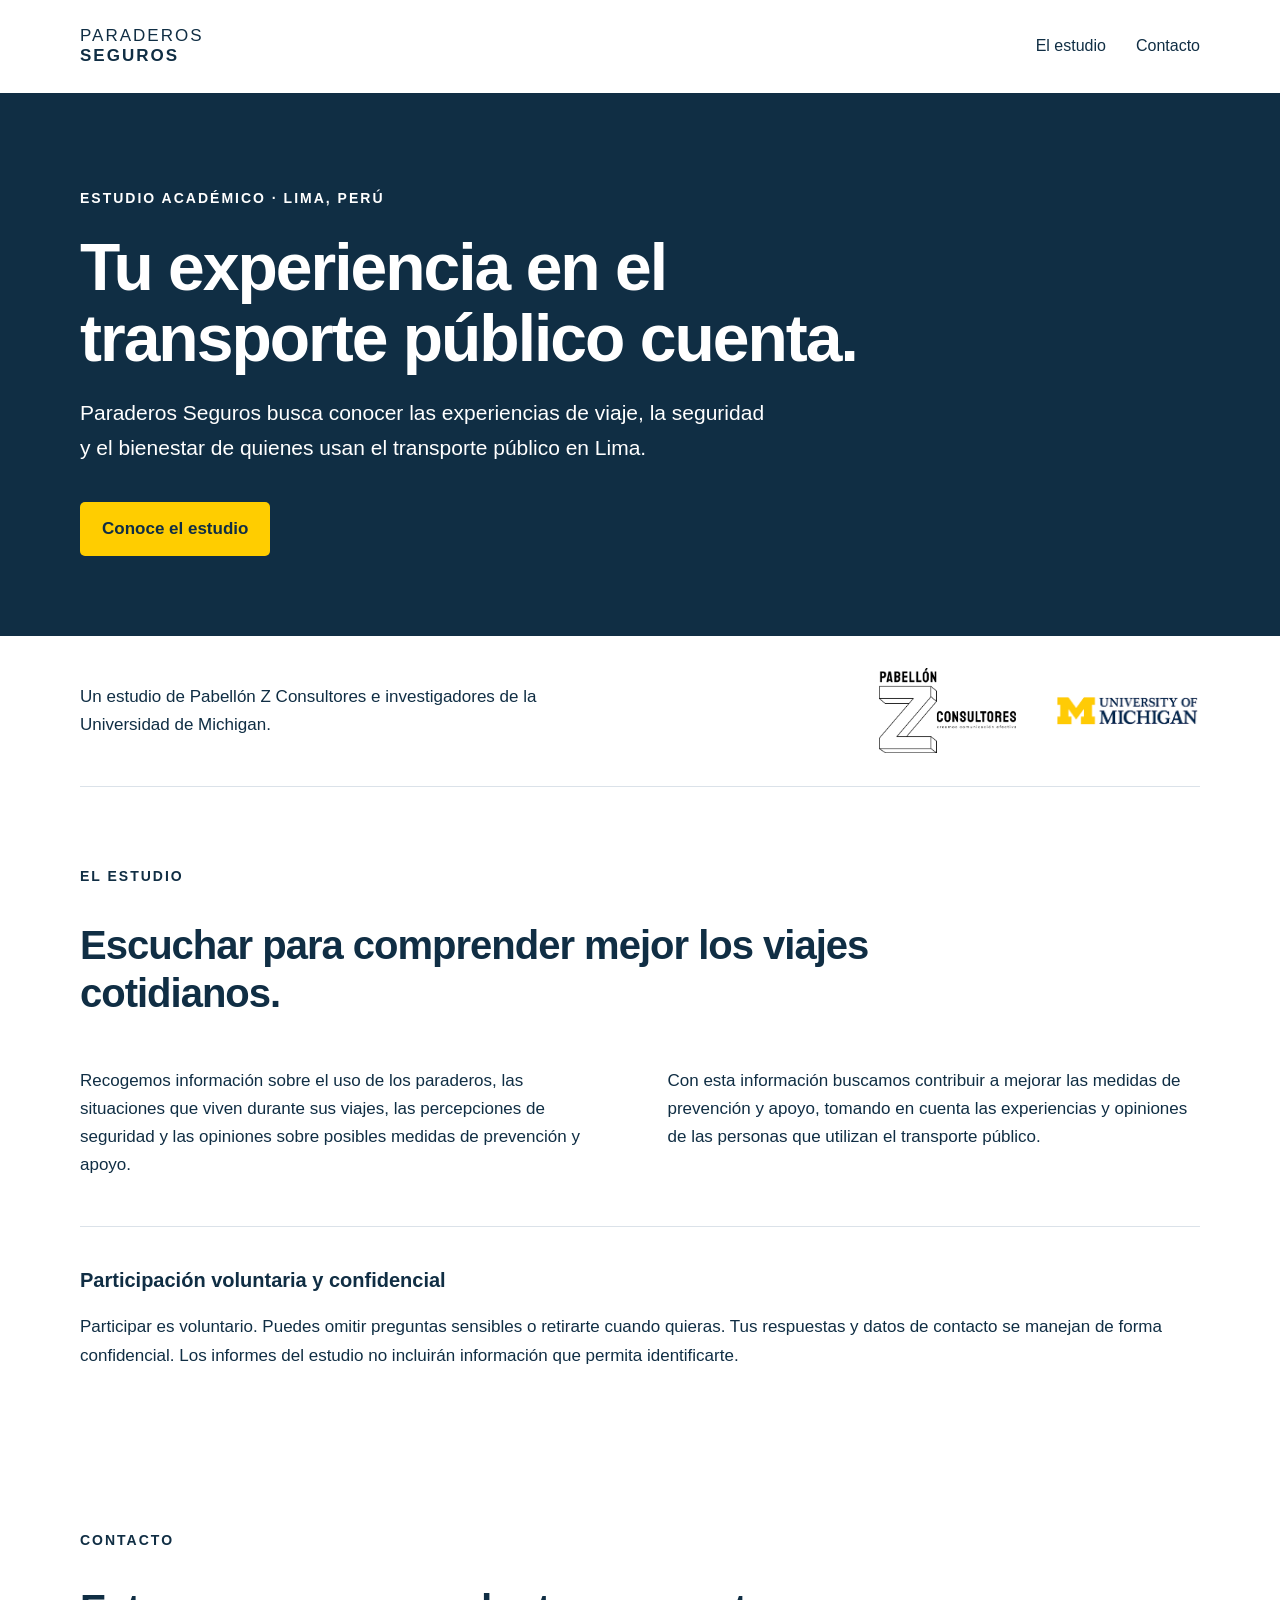
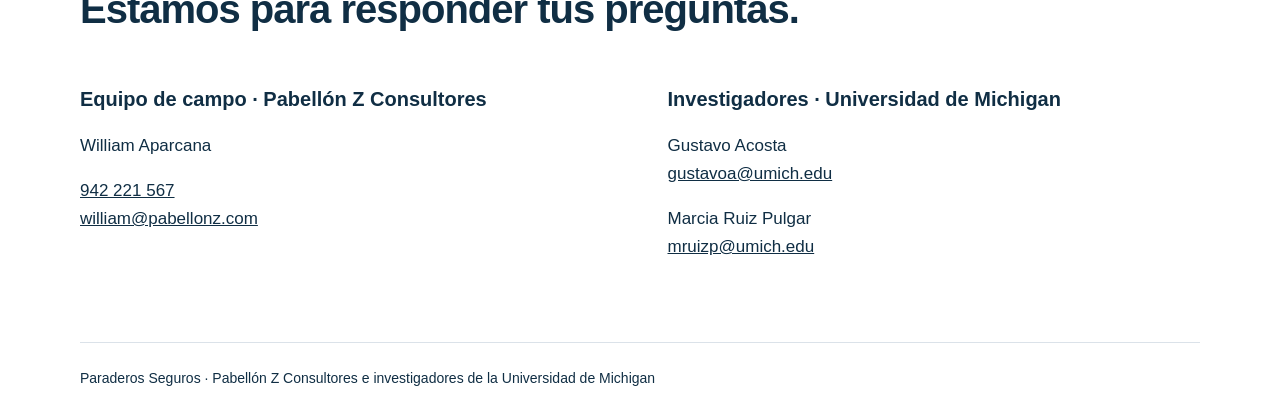
<file: index.html>
<!doctype html>
<html lang="es"><head><meta charset="utf-8"><meta name="viewport" content="width=device-width, initial-scale=1"><meta name="description" content="Paraderos Seguros: estudio sobre experiencias de viaje, seguridad y bienestar en el transporte público de Lima."><title>Paraderos Seguros | El proyecto</title><link rel="stylesheet" href="project.css"></head>
<body><header class="wrap"><a class="brand" href="#inicio">PARADEROS<br><strong>SEGUROS</strong></a><nav aria-label="Navegación principal"><a href="#estudio">El estudio</a><a href="#contacto">Contacto</a></nav></header>
<main id="inicio"><section class="hero"><div class="wrap"><p class="eyebrow">ESTUDIO ACADÉMICO · LIMA, PERÚ</p><h1>Tu experiencia en el transporte público cuenta.</h1><p>Paraderos Seguros busca conocer las experiencias de viaje, la seguridad y el bienestar de quienes usan el transporte público en Lima.</p><a class="button" href="#estudio">Conoce el estudio</a></div></section>
<div class="wrap institutions"><p>Un estudio de Pabellón Z Consultores e investigadores de la Universidad de Michigan.</p><div><img src="pabellon-z.png" alt="Pabellón Z Consultores"><img src="michigan.png" alt="Universidad de Michigan"></div></div>
<section class="wrap section" id="estudio"><p class="eyebrow">EL ESTUDIO</p><h2>Escuchar para comprender mejor los viajes cotidianos.</h2><div class="columns"><p>Recogemos información sobre el uso de los paraderos, las situaciones que viven durante sus viajes, las percepciones de seguridad y las opiniones sobre posibles medidas de prevención y apoyo.</p><p>Con esta información buscamos contribuir a mejorar las medidas de prevención y apoyo, tomando en cuenta las experiencias y opiniones de las personas que utilizan el transporte público.</p></div><div class="privacy"><h3>Participación voluntaria y confidencial</h3><p>Participar es voluntario. Puedes omitir preguntas sensibles o retirarte cuando quieras. Tus respuestas y datos de contacto se manejan de forma confidencial. Los informes del estudio no incluirán información que permita identificarte.</p></div></section>
<section class="wrap section" id="contacto"><p class="eyebrow">CONTACTO</p><h2>Estamos para responder tus preguntas.</h2><div class="columns"><div><h3>Equipo de campo · Pabellón Z Consultores</h3><p>William Aparcana</p><p><a href="tel:+51942221567">942 221 567</a><br><a href="mailto:william@pabellonz.com">william@pabellonz.com</a></p></div><div><h3>Investigadores · Universidad de Michigan</h3><p>Gustavo Acosta<br><a href="mailto:gustavoa@umich.edu">gustavoa@umich.edu</a></p><p>Marcia Ruiz Pulgar<br><a href="mailto:mruizp@umich.edu">mruizp@umich.edu</a></p></div></div></section></main><footer class="wrap">Paraderos Seguros · Pabellón Z Consultores e investigadores de la Universidad de Michigan</footer></body></html>
</file>
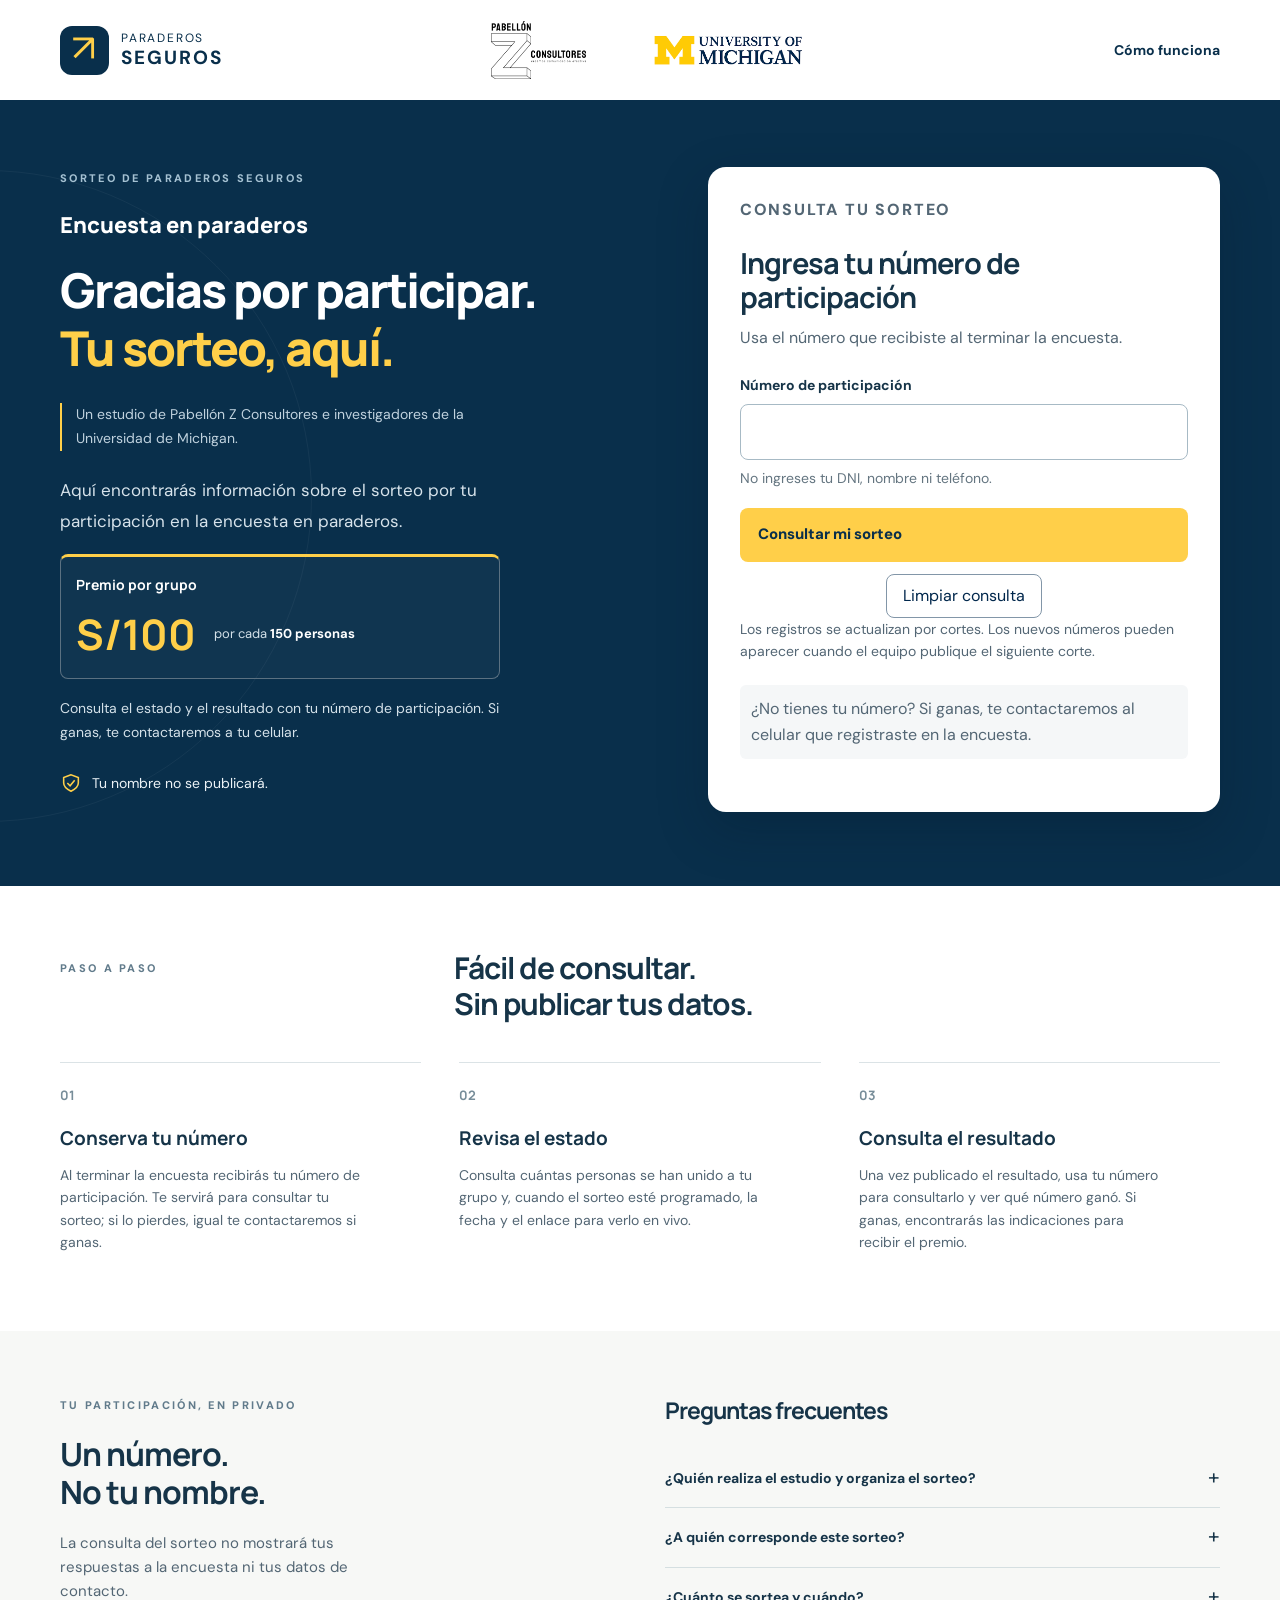
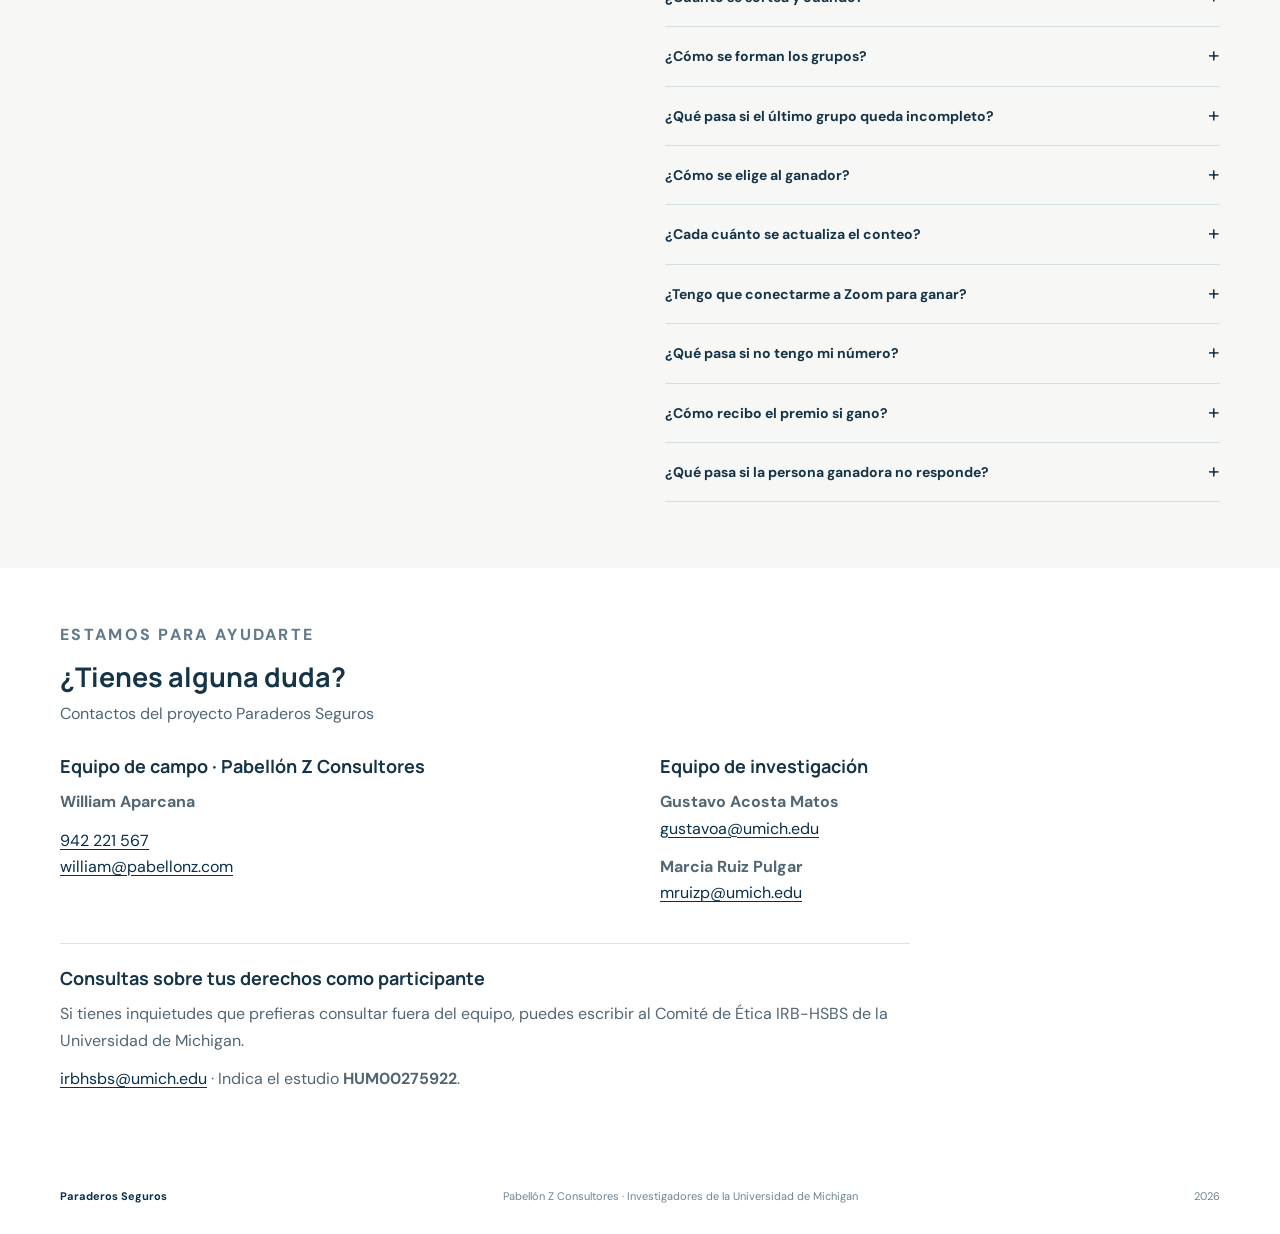
<file: presencial.html>
<!doctype html>
<html lang="es">
<head>
<meta charset="utf-8"><meta name="viewport" content="width=device-width, initial-scale=1">
<meta name="robots" content="noindex,nofollow"><meta name="description" content="Información sobre el sorteo de Paraderos Seguros. Consulta tu número de participación y el estado de tu sorteo.">
<title>Encuesta en paraderos · Sorteo · Paraderos Seguros</title>
<link rel="stylesheet" href="style.css">
<script src="consulta.js?v=20261127-censo168" defer></script>
</head>
<body data-survey="censo">

<header class="header wrap"><a class="brand" href="index.html" aria-label="Paraderos Seguros, inicio"><span class="brand-icon" aria-hidden="true">↗</span><span>PARADEROS<br><b>SEGUROS</b></span></a><div class="institution-logos" aria-label="Instituciones del estudio"><img class="pz-logo" src="pabellon-z.png" alt="Pabellón Z Consultores"><img class="um-logo" src="michigan.png" alt="Universidad de Michigan"></div><a class="header-link" href="#como-funciona">Cómo funciona </a></header>
<main id="inicio">
<section class="hero"><div class="wrap hero-grid"><div class="hero-copy"><p class="eyebrow">SORTEO DE PARADEROS SEGUROS</p><p class="page-survey-label">Encuesta en paraderos</p><h1>Gracias por participar.<br><span>Tu sorteo, aquí.</span></h1><p class="study-credit">Un estudio de Pabellón Z Consultores e investigadores de la Universidad de Michigan.</p><p class="hero-intro">Aquí encontrarás información sobre el sorteo por tu participación en la encuesta en paraderos.</p><div class="prize-options single-prize"><div class="prize-option in-person"><h2>Premio por grupo</h2><p><strong>S/100</strong><span>por cada <b>150 personas</b></span></p></div></div><p class="hero-explanation">Consulta el estado y el resultado con tu número de participación. Si ganas, te contactaremos a tu celular.</p><p class="privacy"><svg viewBox="0 0 24 24" aria-hidden="true"><path d="M12 3 4 6v6c0 5 8 9 8 9s8-4 8-9V6Z"/><path d="m8 12 3 3 5-6"/></svg>Tu nombre no se publicará.</p></div>
<div class="lookup-card"><p class="mini-label">CONSULTA TU SORTEO</p><h2>Ingresa tu número de participación</h2><p>Usa el número que recibiste al terminar la encuesta.</p><form id="lookup-form" novalidate><label for="participation">Número de participación</label><input id="participation" name="participation" type="text" autocomplete="off" autocapitalize="characters" spellcheck="false" maxlength="64" aria-describedby="lookup-help" required><p class="input-help" id="lookup-help">No ingreses tu DNI, nombre ni teléfono.</p><button class="primary" type="submit" disabled>Consultar mi sorteo</button><button class="clear-lookup" type="reset">Limpiar consulta</button></form><p class="small-note">Los registros se actualizan por cortes. Los nuevos números pueden aparecer cuando el equipo publique el siguiente corte.</p><p class="small-note" id="last-update" hidden></p><div id="lookup-result" class="result" role="status" aria-live="polite" aria-atomic="true" hidden></div><noscript><p>Activa JavaScript para consultar tu número de participación.</p></noscript><p class="number-help">¿No tienes tu número? Si ganas, te contactaremos al celular que registraste en la encuesta.</p></div></div></section><section class="wrap how" id="como-funciona"><div class="section-heading"><p class="eyebrow">PASO A PASO</p><h2>Fácil de consultar.<br>Sin publicar tus datos.</h2></div><div class="steps"><article><span class="step-number">01</span><h3>Conserva tu número</h3><p>Al terminar la encuesta recibirás tu número de participación. Te servirá para consultar tu sorteo; si lo pierdes, igual te contactaremos si ganas.</p></article><article><span class="step-number">02</span><h3>Revisa el estado</h3><p>Consulta cuántas personas se han unido a tu grupo y, cuando el sorteo esté programado, la fecha y el enlace para verlo en vivo.</p></article><article><span class="step-number">03</span><h3>Consulta el resultado</h3><p>Una vez publicado el resultado, usa tu número para consultarlo y ver qué número ganó. Si ganas, encontrarás las indicaciones para recibir el premio.</p></article></div></section>
<section class="info-section"><div class="wrap info-grid"><div><p class="eyebrow">TU PARTICIPACIÓN, EN PRIVADO</p><h2>Un número.<br>No tu nombre.</h2><p class="info-copy">La consulta del sorteo no mostrará tus respuestas a la encuesta ni tus datos de contacto.</p></div><div class="faq"><h2>Preguntas frecuentes</h2>
<details><summary>¿Quién realiza el estudio y organiza el sorteo?</summary><p>Paraderos Seguros es un estudio realizado por Pabellón Z Consultores e investigadores de la Universidad de Michigan. Este mismo equipo organiza el sorteo y la transmisión en vivo por Zoom.</p></details>
<details><summary>¿A quién corresponde este sorteo?</summary><p>Este sorteo corresponde a las personas registradas en la encuesta en paraderos. Cada persona participa únicamente en la encuesta y el sorteo que le corresponden.</p></details>
<details><summary>¿Cuánto se sortea y cuándo?</summary><p>Sorteamos S/100 por cada grupo de 150 personas de la encuesta en paraderos. Una vez que se complete un grupo, el equipo fijará y publicará la fecha del sorteo. Al terminar el estudio, el último grupo también participará por S/100 aunque tenga menos de 150 personas.</p></details>
<details><summary>¿Cómo se forman los grupos?</summary><p>Reunimos a las personas de la encuesta en paraderos de todos los paraderos por orden de registro hasta completar grupos de 150 personas.</p></details><details><summary>¿Qué pasa si el último grupo queda incompleto?</summary><p>Al finalizar el estudio, el último grupo de la encuesta en paraderos tendrá un sorteo de S/100 aunque no haya llegado a 150 personas. Publicaremos la fecha correspondiente.</p></details><details><summary>¿Cómo se elige al ganador?</summary><p>Se realiza un sorteo entre los números de participación del grupo. El primer número que salga será el ganador. Publicaremos ese número, sin el nombre de la persona.</p></details>
<details><summary>¿Cada cuánto se actualiza el conteo?</summary><p>El equipo publica actualizaciones por cortes. Mostraremos la fecha y hora del último corte disponible. Los nuevos registros pueden aparecer en el corte siguiente; no es un contador en tiempo real.</p></details>
<details><summary>¿Tengo que conectarme a Zoom para ganar?</summary><p>No. Puedes seguir el sorteo en vivo por Zoom, pero si tu número gana, el equipo te contactará al celular que nos diste durante la encuesta. El resultado también quedará publicado aquí.</p></details>
<details><summary>¿Qué pasa si no tengo mi número?</summary><p>No hay problema. Si resultas ganador o ganadora, te contactaremos al celular que nos diste durante la encuesta. No necesitas conservar tu número de participación para recibir el premio.</p></details>
<details><summary>¿Cómo recibo el premio si gano?</summary><p>Durante la encuesta verificamos tu número celular e identidad. Si ganas, el equipo te contactará a ese celular. Tendrás 14 días calendario desde el primer aviso al celular registrado para responder. Dejaremos constancia de los intentos de contacto y enviaremos recordatorios. El pago se realizará por Yape o transferencia.</p></details>
<details><summary>¿Qué pasa si la persona ganadora no responde?</summary><p>Si no responde en los 14 días calendario desde el primer aviso al celular registrado, realizaremos un nuevo sorteo entre las demás personas del mismo grupo. El número de la persona que no respondió quedará excluido de ese nuevo sorteo. Publicaremos el nuevo resultado sin divulgar nombres.</p></details></div></div></section>
<section class="wrap contact contact-expanded" id="contacto"><div><p class="eyebrow">ESTAMOS PARA AYUDARTE</p><h2>¿Tienes alguna duda?</h2><p>Contactos del proyecto Paraderos Seguros</p></div>
<div class="contact-grid"><div><h3>Equipo de campo · Pabellón Z Consultores</h3><p><strong>William Aparcana</strong></p><p><a href="tel:+51942221567">942 221 567</a><br><a href="mailto:william@pabellonz.com">william@pabellonz.com</a></p></div>
<div><h3>Equipo de investigación</h3><p><strong>Gustavo Acosta Matos</strong><br><a href="mailto:gustavoa@umich.edu">gustavoa@umich.edu</a></p><p><strong>Marcia Ruiz Pulgar</strong><br><a href="mailto:mruizp@umich.edu">mruizp@umich.edu</a></p></div></div>
<div class="ethics-contact"><h3>Consultas sobre tus derechos como participante</h3><p>Si tienes inquietudes que prefieras consultar fuera del equipo, puedes escribir al Comité de Ética IRB-HSBS de la Universidad de Michigan.</p><p><a href="mailto:irbhsbs@umich.edu">irbhsbs@umich.edu</a> · Indica el estudio <strong>HUM00275922</strong>.</p></div></section>

</main><footer class="wrap footer"><span>Paraderos Seguros</span><span>Pabellón Z Consultores · Investigadores de la Universidad de Michigan</span><span>2026</span></footer>
</body></html>
</file>
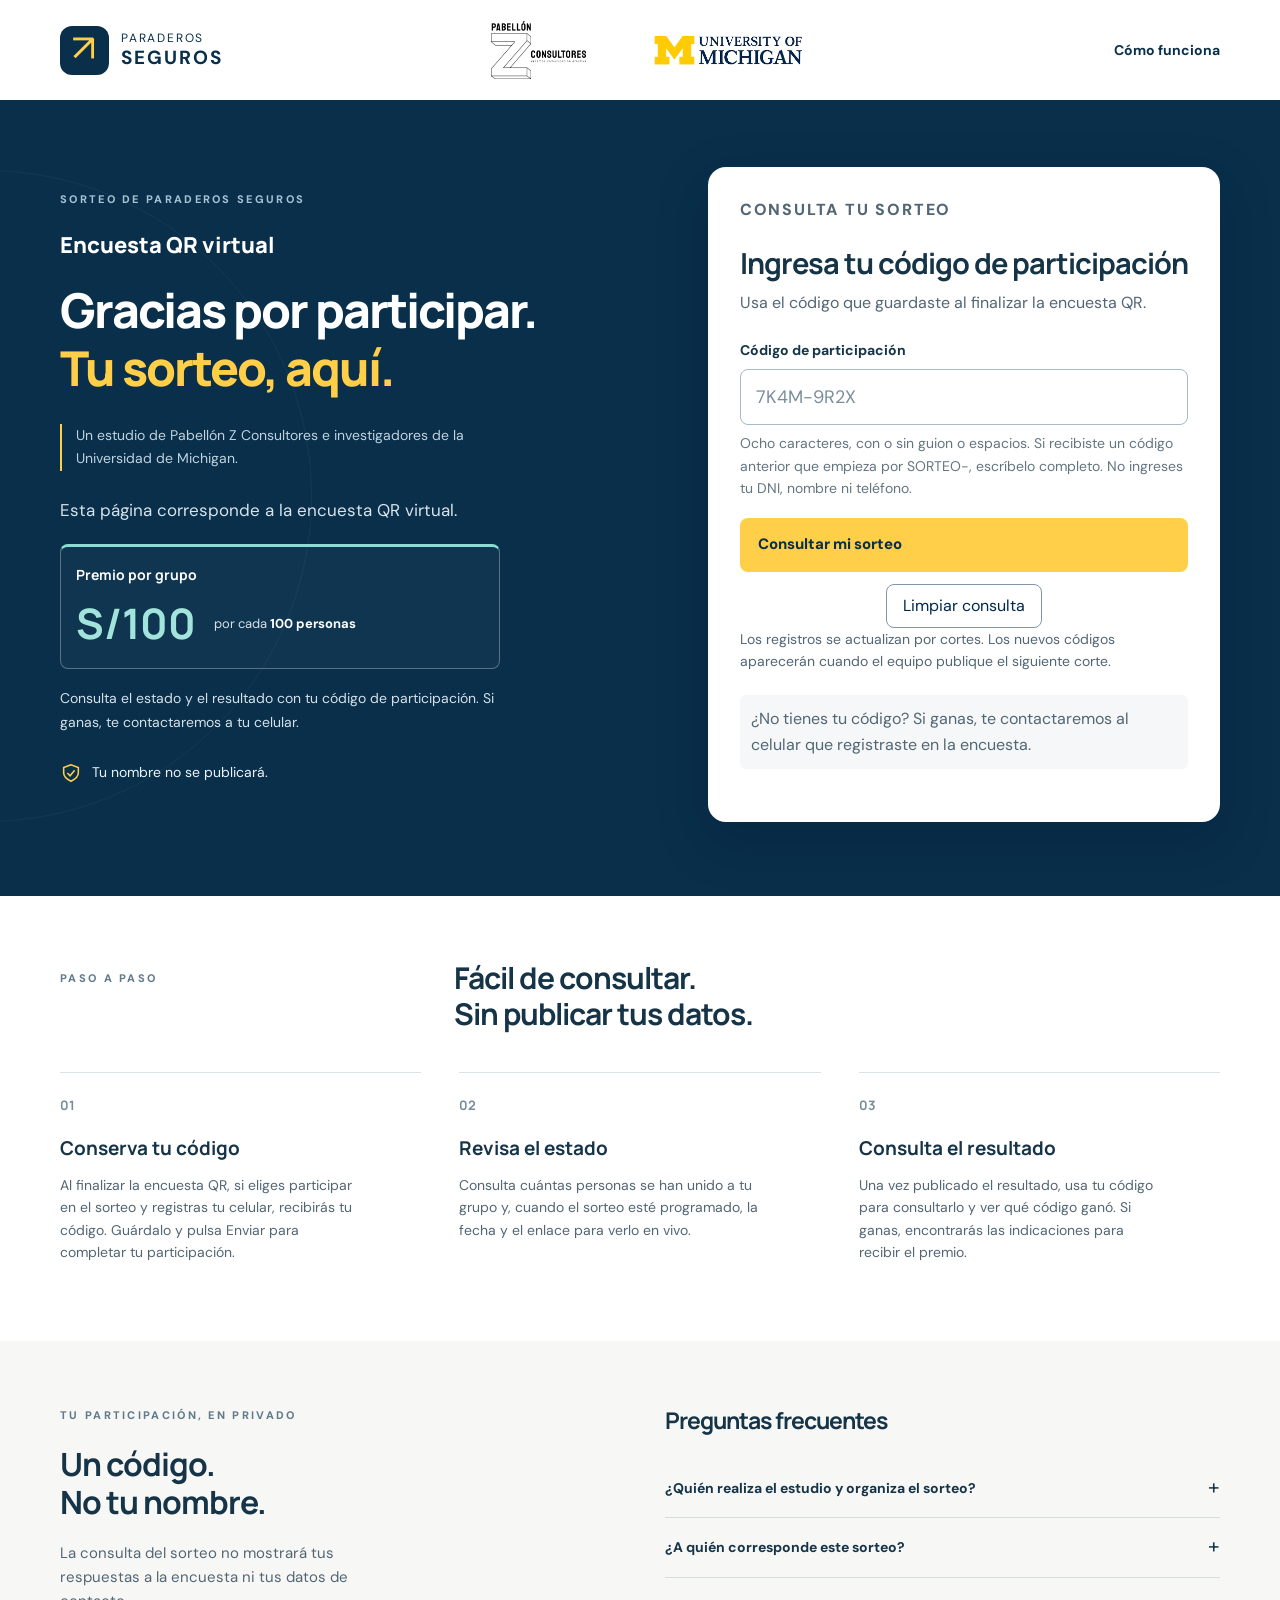
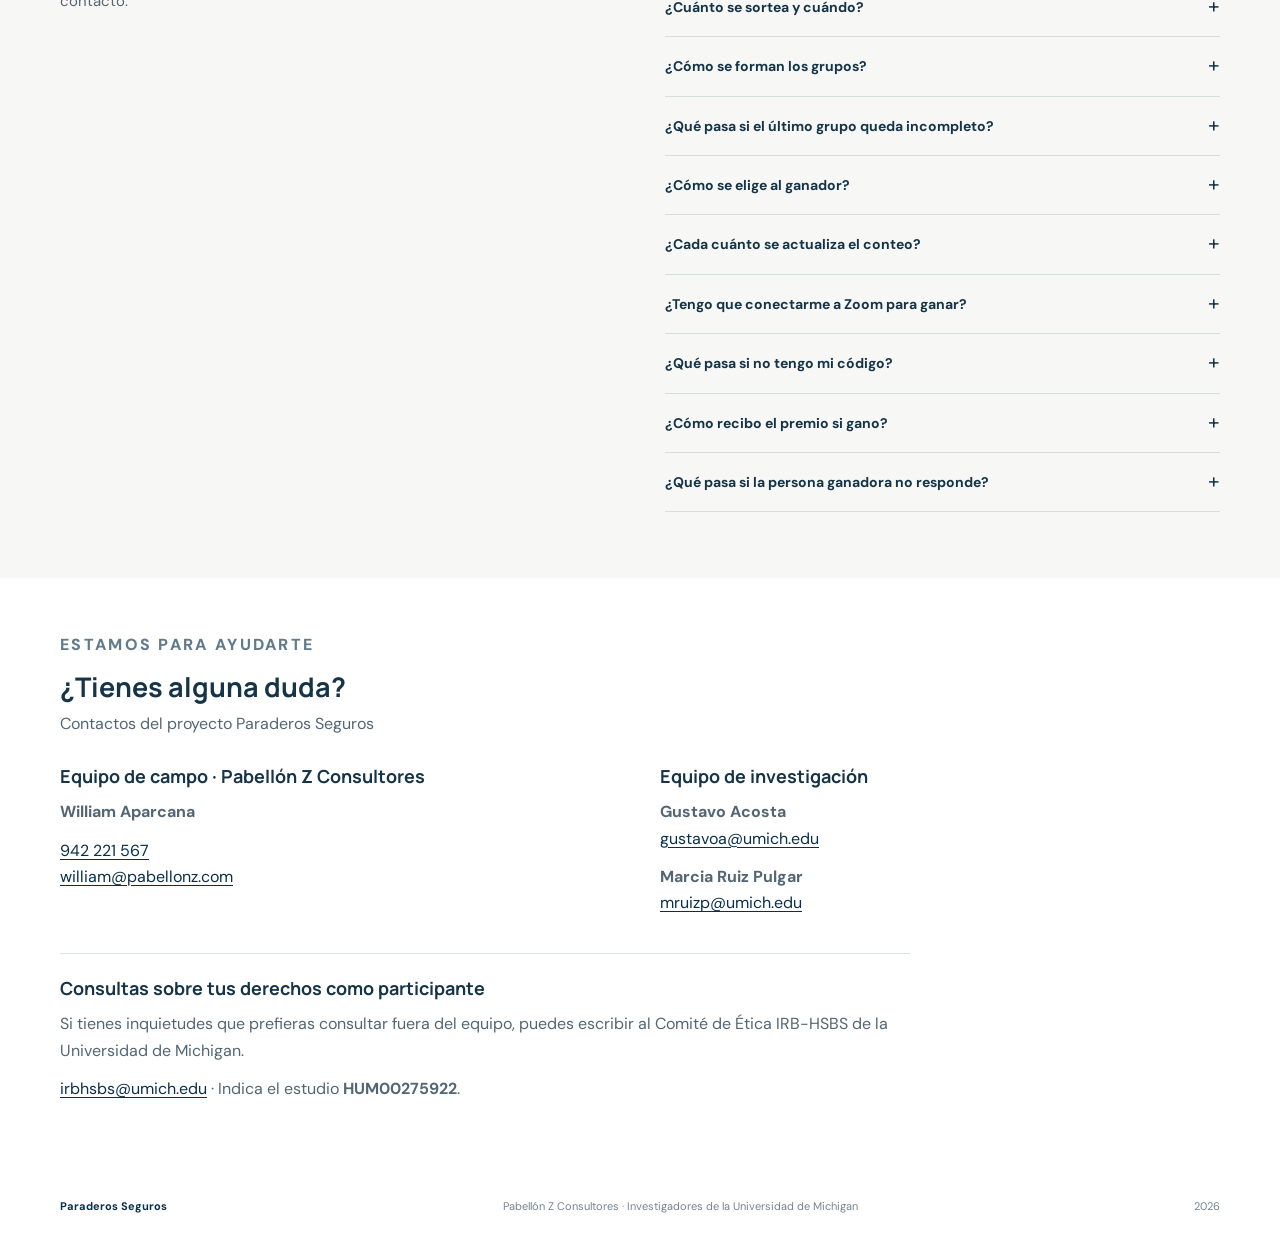
<file: qr.html>
<!doctype html>
<html lang="es">
<head>
<meta charset="utf-8"><meta name="viewport" content="width=device-width, initial-scale=1">
<meta name="robots" content="noindex,nofollow"><meta name="description" content="Información sobre el sorteo de Paraderos Seguros. Consulta tu código de participación y el estado de tu sorteo.">
<title>Encuesta QR virtual · Sorteo · Paraderos Seguros</title>
<link rel="stylesheet" href="style.css">
<script src="consulta.js" defer></script>
</head>
<body data-survey="qr">

<header class="header wrap"><a class="brand" href="index.html" aria-label="Paraderos Seguros, inicio"><span class="brand-icon" aria-hidden="true">↗</span><span>PARADEROS<br><b>SEGUROS</b></span></a><div class="institution-logos" aria-label="Instituciones del estudio"><img class="pz-logo" src="pabellon-z.png" alt="Pabellón Z Consultores"><img class="um-logo" src="michigan.png" alt="Universidad de Michigan"></div><a class="header-link" href="#como-funciona">Cómo funciona </a></header>
<main id="inicio">
<section class="hero"><div class="wrap hero-grid"><div class="hero-copy"><p class="eyebrow">SORTEO DE PARADEROS SEGUROS</p><p class="page-survey-label">Encuesta QR virtual</p><h1>Gracias por participar.<br><span>Tu sorteo, aquí.</span></h1><p class="study-credit">Un estudio de Pabellón Z Consultores e investigadores de la Universidad de Michigan.</p><p class="hero-intro">Esta página corresponde a la encuesta QR virtual.</p><div class="prize-options single-prize"><div class="prize-option virtual"><h2>Premio por grupo</h2><p><strong>S/100</strong><span>por cada <b>100 personas</b></span></p></div></div><p class="hero-explanation">Consulta el estado y el resultado con tu código de participación. Si ganas, te contactaremos a tu celular.</p><p class="privacy"><svg viewBox="0 0 24 24" aria-hidden="true"><path d="M12 3 4 6v6c0 5 8 9 8 9s8-4 8-9V6Z"/><path d="m8 12 3 3 5-6"/></svg>Tu nombre no se publicará.</p></div>
<div class="lookup-card"><p class="mini-label">CONSULTA TU SORTEO</p><h2>Ingresa tu código de participación</h2><p>Usa el código que guardaste al finalizar la encuesta QR.</p><form id="lookup-form" novalidate><label for="participation">Código de participación</label><input id="participation" name="participation" type="text" autocomplete="off" autocapitalize="characters" spellcheck="false" maxlength="64" placeholder="7K4M-9R2X" aria-describedby="lookup-help" required><p class="input-help" id="lookup-help">Ocho caracteres, con o sin guion o espacios. Si recibiste un código anterior que empieza por SORTEO-, escríbelo completo. No ingreses tu DNI, nombre ni teléfono.</p><button class="primary" type="submit" disabled>Consultar mi sorteo</button><button class="clear-lookup" type="reset">Limpiar consulta</button></form><p class="small-note">Los registros se actualizan por cortes. Los nuevos códigos aparecerán cuando el equipo publique el siguiente corte.</p><p class="small-note" id="last-update" hidden></p><div id="lookup-result" class="result" role="status" aria-live="polite" aria-atomic="true" hidden></div><noscript><p>Activa JavaScript para consultar tu código de participación.</p></noscript><p class="number-help">¿No tienes tu código? Si ganas, te contactaremos al celular que registraste en la encuesta.</p></div></div></section><section class="wrap how" id="como-funciona"><div class="section-heading"><p class="eyebrow">PASO A PASO</p><h2>Fácil de consultar.<br>Sin publicar tus datos.</h2></div><div class="steps"><article><span class="step-number">01</span><h3>Conserva tu código</h3><p>Al finalizar la encuesta QR, si eliges participar en el sorteo y registras tu celular, recibirás tu código. Guárdalo y pulsa Enviar para completar tu participación.</p></article><article><span class="step-number">02</span><h3>Revisa el estado</h3><p>Consulta cuántas personas se han unido a tu grupo y, cuando el sorteo esté programado, la fecha y el enlace para verlo en vivo.</p></article><article><span class="step-number">03</span><h3>Consulta el resultado</h3><p>Una vez publicado el resultado, usa tu código para consultarlo y ver qué código ganó. Si ganas, encontrarás las indicaciones para recibir el premio.</p></article></div></section>
<section class="info-section"><div class="wrap info-grid"><div><p class="eyebrow">TU PARTICIPACIÓN, EN PRIVADO</p><h2>Un código.<br>No tu nombre.</h2><p class="info-copy">La consulta del sorteo no mostrará tus respuestas a la encuesta ni tus datos de contacto.</p></div><div class="faq"><h2>Preguntas frecuentes</h2>
<details><summary>¿Quién realiza el estudio y organiza el sorteo?</summary><p>Paraderos Seguros es un estudio realizado por Pabellón Z Consultores e investigadores de la Universidad de Michigan. Este mismo equipo organiza el sorteo y la transmisión en vivo por Zoom.</p></details>
<details><summary>¿A quién corresponde este sorteo?</summary><p>Este sorteo corresponde a las personas registradas en la encuesta QR virtual. Cada persona participa únicamente en la encuesta y el sorteo que le corresponden.</p></details>
<details><summary>¿Cuánto se sortea y cuándo?</summary><p>Sorteamos S/100 por cada grupo de 100 personas de la encuesta QR virtual. Una vez que se complete un grupo, el equipo fijará y publicará la fecha del sorteo. Al terminar el estudio, el último grupo también participará por S/100 aunque tenga menos de 100 personas.</p></details>
<details><summary>¿Cómo se forman los grupos?</summary><p>Reunimos a las personas de la encuesta QR virtual de todos los paraderos por orden de registro hasta completar grupos de 100 personas.</p></details><details><summary>¿Qué pasa si el último grupo queda incompleto?</summary><p>Al finalizar el estudio, el último grupo de la encuesta QR virtual tendrá un sorteo de S/100 aunque no haya llegado a 100 personas. Publicaremos la fecha correspondiente.</p></details><details><summary>¿Cómo se elige al ganador?</summary><p>Se realiza un sorteo entre los códigos de participación del grupo. El primer código que salga será el ganador. Publicaremos ese código, sin el nombre de la persona.</p></details>
<details><summary>¿Cada cuánto se actualiza el conteo?</summary><p>El equipo publica actualizaciones por cortes. Mostraremos la fecha y hora del último corte disponible. Los nuevos registros pueden aparecer en el corte siguiente; no es un contador en tiempo real.</p></details>
<details><summary>¿Tengo que conectarme a Zoom para ganar?</summary><p>No. Puedes seguir el sorteo en vivo por Zoom, pero si tu código gana, el equipo te contactará al celular que nos diste durante la encuesta. El resultado también quedará publicado aquí.</p></details>
<details><summary>¿Qué pasa si no tengo mi código?</summary><p>No hay problema. Si resultas ganador o ganadora, te contactaremos al celular que nos diste durante la encuesta. No necesitas conservar tu código de participación para recibir el premio.</p></details>
<details><summary>¿Cómo recibo el premio si gano?</summary><p>Si ganas, el equipo te contactará al celular que registraste en la encuesta para coordinar la entrega del premio. Tendrás 14 días calendario desde el primer aviso al celular registrado para responder. Dejaremos constancia de los intentos de contacto y enviaremos recordatorios. El pago se realizará por Yape o transferencia.</p></details>
<details><summary>¿Qué pasa si la persona ganadora no responde?</summary><p>Si no responde en los 14 días calendario desde el primer aviso al celular registrado, realizaremos un nuevo sorteo entre las demás personas del mismo grupo. El código de la persona que no respondió quedará excluido de ese nuevo sorteo. Publicaremos el nuevo resultado sin divulgar nombres.</p></details></div></div></section>
<section class="wrap contact contact-expanded" id="contacto"><div><p class="eyebrow">ESTAMOS PARA AYUDARTE</p><h2>¿Tienes alguna duda?</h2><p>Contactos del proyecto Paraderos Seguros</p></div>
<div class="contact-grid"><div><h3>Equipo de campo · Pabellón Z Consultores</h3><p><strong>William Aparcana</strong></p><p><a href="tel:+51942221567">942 221 567</a><br><a href="mailto:william@pabellonz.com">william@pabellonz.com</a></p></div>
<div><h3>Equipo de investigación</h3><p><strong>Gustavo Acosta</strong><br><a href="mailto:gustavoa@umich.edu">gustavoa@umich.edu</a></p><p><strong>Marcia Ruiz Pulgar</strong><br><a href="mailto:mruizp@umich.edu">mruizp@umich.edu</a></p></div></div>
<div class="ethics-contact"><h3>Consultas sobre tus derechos como participante</h3><p>Si tienes inquietudes que prefieras consultar fuera del equipo, puedes escribir al Comité de Ética IRB-HSBS de la Universidad de Michigan.</p><p><a href="mailto:irbhsbs@umich.edu">irbhsbs@umich.edu</a> · Indica el estudio <strong>HUM00275922</strong>.</p></div></section>

</main><footer class="wrap footer"><span>Paraderos Seguros</span><span>Pabellón Z Consultores · Investigadores de la Universidad de Michigan</span><span>2026</span></footer>
</body></html>
</file>
<file: project.css>
*{box-sizing:border-box}html{scroll-behavior:smooth}body{margin:0;color:#102e44;background:#fff;font-family:Arial,Helvetica,sans-serif;font-size:17px;line-height:1.65}.wrap{width:min(1120px,calc(100% - 48px));margin:auto}header{display:flex;justify-content:space-between;align-items:center;padding:26px 0}.brand{font-size:17px;line-height:1.2;letter-spacing:2px;text-decoration:none}a{color:inherit}nav{display:flex;gap:30px}nav a{text-decoration:none;font-size:16px}.hero{background:#102e44;color:#fff;padding:80px 0}.eyebrow{font-size:14px;letter-spacing:2px;font-weight:bold}h1{max-width:850px;font-size:clamp(38px,6vw,66px);line-height:1.08;letter-spacing:-2px;margin:22px 0}h2{font-size:clamp(28px,4vw,40px);line-height:1.2;max-width:850px;letter-spacing:-1px}h3{font-size:20px;line-height:1.3}.hero p:not(.eyebrow){max-width:700px;font-size:21px}.button{display:inline-block;background:#ffcd00;color:#102e44;font-weight:bold;padding:13px 22px;text-decoration:none;border-radius:5px;margin-top:15px}.institutions{padding:30px 0;display:flex;align-items:center;justify-content:space-between;gap:30px;border-bottom:1px solid #dbe2e9}.institutions p{max-width:480px}.institutions div{display:flex;align-items:center;gap:35px}.institutions img{width:145px;height:85px;object-fit:contain}.section{padding:64px 0}.columns{display:grid;grid-template-columns:1fr 1fr;gap:55px}.privacy{border-top:1px solid #dbe2e9;margin-top:30px;padding-top:20px}.raffles{background:#edf3f7}.cards{display:grid;grid-template-columns:1fr 1fr;gap:26px;margin-top:32px}.cards article{background:#fff;padding:32px;border-top:5px solid #ffcd00}.cards article+article{border-color:#087c83}.cards h3{font-size:46px;margin:10px 0}.notice{font-size:16px;margin-top:25px}footer{border-top:1px solid #dbe2e9;padding:24px 0;font-size:14px}:focus-visible{outline:3px solid #087c83;outline-offset:4px}@media(max-width:650px){header{align-items:flex-start}nav{gap:12px;flex-wrap:wrap;justify-content:flex-end}nav a{font-size:14px}.hero{padding:52px 0}.columns,.cards{grid-template-columns:1fr;gap:16px}.institutions{flex-direction:column;align-items:flex-start}.institutions img{width:125px}.section{padding:40px 0}.wrap{width:calc(100% - 36px)}}
</file>
<file: style.css>
@import url('https://fonts.googleapis.com/css2?family=DM+Sans:wght@400;500;600;700&family=Manrope:wght@400;500;600;700;800&display=swap');
:root{--navy:#092f4b;--ink:#163448;--yellow:#ffcf49;--paper:#f7f8f6;--muted:#536674;--line:#dbe3e6}*{box-sizing:border-box}html{scroll-behavior:smooth;scroll-padding-top:24px}body{margin:0;color:var(--ink);background:#fff;font-family:'DM Sans',Arial,sans-serif;font-size:16px;line-height:1.6}.wrap{max-width:1160px;width:calc(100% - 64px);margin:auto}.demo-bar{background:#fff1bd;color:#493b15;text-align:center;padding:9px 20px;font-size:12px;font-weight:500;letter-spacing:.1px}.demo-tag{font-size:10px;font-weight:800;letter-spacing:1.5px;padding-right:14px}.header{display:flex;align-items:center;justify-content:space-between;height:100px}.brand{text-decoration:none;color:var(--navy);display:flex;align-items:center;gap:12px;font-size:12px;line-height:1.25;letter-spacing:1.8px}.brand b{font-size:19px;letter-spacing:2px}.brand-icon{font-size:38px;width:49px;height:49px;background:var(--navy);color:var(--yellow);border-radius:12px;line-height:45px;text-align:center}.header-link{color:var(--navy);font-size:14px;font-weight:700;text-decoration:none}.header-link span{margin-left:15px}.hero{background:var(--navy);padding:67px 0 74px;position:relative;overflow:hidden}.hero:before{content:'';width:650px;height:650px;border:1px solid #ffffff0c;border-radius:50%;position:absolute;left:-340px;top:70px;pointer-events:none}.hero-grid{display:grid;grid-template-columns:1.12fr 1fr;gap:74px;align-items:center;position:relative}.eyebrow{font-size:11px;font-weight:800;letter-spacing:2.3px;margin:0 0 20px}.hero .eyebrow{color:#a5c1d2}h1,h2,h3{font-family:'Manrope',Arial,sans-serif;line-height:1.2}h1{font-size:48px;letter-spacing:-2px;font-weight:800;color:#fff;margin:0 0 27px}h1 span{color:var(--yellow)}.hero-intro{max-width:460px;color:#d7e3eb;font-size:17px;line-height:1.8}.hero-intro strong{color:#fff;font-weight:600}.privacy{display:flex;align-items:center;gap:10px;font-size:14px;color:#ecf3f7;margin-top:27px}.privacy svg{width:22px;height:22px;stroke:var(--yellow);stroke-width:1.7;fill:none}.lookup-card{background:#fff;border-radius:18px;padding:30px 32px;box-shadow:0 18px 50px #00182840}.card-heading{display:flex;align-items:center;justify-content:space-between}.mini-label{font-size:10px;letter-spacing:1.8px;font-weight:800;color:#607786}.mini-mark{color:#58778b}.lookup-card h2{font-size:29px;letter-spacing:-1px;margin:16px 0 10px}.lookup-card>p{color:var(--muted);font-size:14px;margin:0 0 23px}label{font-size:13px;font-weight:700;display:block;margin-bottom:8px}input{width:100%;border:1.5px solid #a7bac5;border-radius:8px;font:600 18px 'DM Sans',Arial,sans-serif;padding:15px;color:var(--navy);letter-spacing:1px;min-height:54px}input::placeholder{font-weight:400;color:#7a8e99;letter-spacing:0}.input-help{font-size:12px;color:#647580;margin:7px 0 18px}button{cursor:pointer;font-family:inherit}button:focus-visible,a:focus-visible,summary:focus-visible,input:focus-visible{outline:3px solid #5986ac;outline-offset:4px}.primary{border:0;background:var(--yellow);color:var(--navy);font-weight:800;font-size:15px;border-radius:8px;padding:16px 18px;display:flex;justify-content:space-between;width:100%;min-height:54px}.primary:hover{background:#f2bc29}.examples{border-top:1px solid var(--line);margin-top:22px;padding-top:15px}.examples p{font-size:11px;color:#647580;margin:0 0 8px}.example-buttons{display:flex;flex-wrap:wrap;gap:7px}.example-buttons button{font-size:11px;font-weight:600;background:#f3f6f7;border:1px solid #dbe3e6;color:#3b5565;border-radius:20px;padding:7px 10px;min-height:32px}.example-buttons button:hover{border-color:var(--navy);background:#e9eff2}.result{margin-top:22px;background:#f0f5f8;border-left:3px solid #5c829b;padding:18px;border-radius:0 8px 8px 0}.result h3{font-size:19px;margin:5px 0 9px}.result p{font-size:13px;margin:6px 0}.result .result-tag{font-size:10px;font-weight:800;letter-spacing:1px}.result dl{font-size:12px;margin:13px 0}.result dl div{display:flex;justify-content:space-between;gap:16px;padding:5px 0;border-bottom:1px solid #dbe3e6}.result dd{font-weight:700;margin:0}.result.winner{background:#edf7f1;border-color:#2d7e58}.result.error{background:#fff4e6;border-color:#b27320}.result .demo-result{font-size:11px;color:#556d7b;margin-top:12px}.how{padding-top:64px;padding-bottom:64px}.section-heading{display:flex;justify-content:space-between;align-items:flex-start;margin-bottom:40px}.section-heading .eyebrow{padding-top:10px;color:#617b8b}.section-heading h2{margin:0;width:66%;font-size:30px;letter-spacing:-1px}.steps{display:grid;grid-template-columns:repeat(3,1fr);gap:38px}.steps article{border-top:1px solid var(--line);padding-top:19px}.step-number{font-family:'Manrope',sans-serif;font-weight:700;font-size:13px;color:#778d99}.steps h3{font-size:19px;margin:20px 0 12px}.steps p{font-size:14px;color:var(--muted);max-width:305px}.info-section{background:var(--paper);padding:66px 0}.info-grid{display:grid;grid-template-columns:1fr 1.1fr;gap:100px}.info-grid h2{font-size:32px;letter-spacing:-1px;margin:0 0 19px}.info-grid .eyebrow{color:#617b8b}.info-copy{font-size:15px;color:var(--muted);max-width:350px}.ticket{background:#fff5cd;border:1px solid #e9d989;border-radius:11px;display:flex;align-items:center;justify-content:space-between;padding:25px;margin-top:30px;max-width:350px;transform:rotate(-3deg);box-shadow:0 7px 12px #1f384008}.ticket span:not(.ticket-star){font-size:9px;letter-spacing:1.6px;font-weight:800;display:block}.ticket b{font-family:monospace;font-size:27px;letter-spacing:2px;display:block;margin:8px 0}.ticket small{font-size:10px;color:#6e674d}.ticket-star{font-size:38px;color:#b48b12}.faq h2{font-size:23px;margin-bottom:24px}.faq details{border-bottom:1px solid #d5dfe1}.faq summary{padding:18px 24px 18px 0;font-size:14px;font-weight:700;cursor:pointer;list-style:none;position:relative}.faq summary:after{content:'+';position:absolute;right:0;font-size:21px;font-weight:400;top:12px}.faq details[open] summary:after{content:'−'}.faq details p{color:var(--muted);font-size:14px;margin:0 0 20px}.contact{padding-top:54px;padding-bottom:54px;display:flex;justify-content:space-between;align-items:center}.contact .eyebrow{color:#617b8b;margin-bottom:12px}.contact h2{font-size:27px;margin:0 0 8px}.contact p{font-size:14px;color:var(--muted);margin:0}.contact-number{border-left:3px solid var(--yellow);padding-left:25px;display:flex;flex-direction:column;gap:4px}.contact-number span{font-size:12px;color:var(--muted)}.contact-number strong{font-family:'Manrope',sans-serif;font-size:26px}.contact-number small{font-size:11px;color:#657780}.review-note{border:1px dashed #c3cfd5;background:#fafbfc;border-radius:10px;padding:22px;display:flex;gap:18px}.review-icon{font-size:25px;color:#6b8090}.review-note h2{font-size:14px;margin:0 0 8px}.review-note p{font-size:12px;color:#617480;margin:5px 0;line-height:1.65}.footer{display:flex;justify-content:space-between;gap:15px;padding-top:30px;padding-bottom:28px;color:#718490;font-size:11px}.footer span:first-child{color:var(--navy);font-weight:700}
@media(max-width:950px){.hero-grid{gap:35px}h1{font-size:39px}.lookup-card{padding:27px}.info-grid{gap:50px}}
@media(max-width:700px){.wrap{width:calc(100% - 36px)}.demo-bar{font-size:10px;padding:8px 16px}.demo-tag{display:block;padding:0;font-size:9px}.header{height:82px}.header-link{font-size:12px}.brand{font-size:9px}.brand b{font-size:16px}.brand-icon{width:40px;height:40px;line-height:36px;font-size:32px}.hero{padding:39px 0 35px}.hero-grid{grid-template-columns:1fr;gap:26px}h1{font-size:39px;letter-spacing:-1.5px}.hero-intro{font-size:15px;max-width:100%}.privacy{margin-top:20px}.lookup-card{padding:24px}.lookup-card h2{font-size:27px}.section-heading{display:block;margin-bottom:30px}.section-heading h2{width:100%;font-size:27px}.section-heading .eyebrow{padding:0}.how{padding-top:39px;padding-bottom:39px}.steps{grid-template-columns:1fr;gap:23px}.steps h3{margin:10px 0}.steps p{max-width:none;margin-bottom:0}.info-grid{grid-template-columns:1fr;gap:48px}.info-section{padding:40px 0}.info-grid h2{font-size:28px}.contact{display:block;padding-top:38px;padding-bottom:35px}.contact-number{margin-top:26px}.review-note{padding:18px;gap:12px}.footer{flex-direction:column;gap:5px;padding-top:25px}.ticket{transform:rotate(-2deg);margin-left:3px}.example-buttons button{min-height:39px}}
@media(prefers-reduced-motion:reduce){html{scroll-behavior:auto}}

.draw-panel{background:#fff;border:1px solid #d8e2e6;border-radius:9px;padding:16px;margin:16px 0 8px}.result .count-line{margin:0 0 10px;display:flex;align-items:baseline;gap:7px;flex-wrap:wrap}.count-line strong{font-family:Manrope,Arial,sans-serif;font-size:33px;line-height:1.15;color:var(--navy)}.count-line span{font-size:14px;color:#536674}progress{appearance:none;-webkit-appearance:none;display:block;width:100%;height:10px;border:0;border-radius:12px;overflow:hidden;background:#e5edf1}progress::-webkit-progress-bar{background:#e5edf1}progress::-webkit-progress-value{background:#c68d00;border-radius:12px}progress::-moz-progress-bar{background:#c68d00;border-radius:12px}.result .count-caption{font-size:13px;font-weight:600;margin:10px 0}.result .small-note{font-size:11px;line-height:1.6;color:#536674;margin:8px 0 0}.draw-panel h4{font-family:Manrope,Arial,sans-serif;font-size:17px;margin:16px 0 12px}.zoom-link{display:block;width:100%;border:0;border-radius:7px;background:var(--navy);color:white;font-size:13px;font-weight:700;padding:13px;text-align:center;text-decoration:none;white-space:normal}.zoom-link:disabled{background:#dce4e9;color:#586b78;cursor:default}.winner-panel{border-color:#bed9c9;background:#f7fcf8}.winner-label{font-size:9px;font-weight:800;letter-spacing:1.5px;color:#32664c}.winning-number{display:block;font-family:monospace;font-size:29px;letter-spacing:2px;color:#175537;margin:10px 0}.result dd{text-align:right;overflow-wrap:anywhere;max-width:65%}

.study-credit{font-size:14px;line-height:1.7;color:#c0d2de;max-width:440px;border-left:2px solid var(--yellow);padding-left:14px;margin:0 0 24px}

.institution-logos{display:flex;align-items:center;gap:25px;margin:0 25px}.institution-logos img{display:block;object-fit:contain}.pz-logo{width:82px;height:58px}.um-logo{width:190px;height:64px}.survey-picker{border:0;border-bottom:1px solid var(--line);margin:0 0 22px;padding:0 0 20px;display:flex;gap:10px;flex-wrap:wrap}.survey-picker legend{font-size:12px;font-weight:700;margin-bottom:10px}.survey-picker label{display:flex;align-items:center;gap:7px;background:#f1f5f7;padding:10px 12px;border:1px solid #cfdae1;border-radius:8px;cursor:pointer;margin:0;font-size:12px}.survey-picker label:has(input:checked){background:#e7eff4;border-color:var(--navy)}.survey-picker input{width:16px;height:16px;min-height:0;margin:0;accent-color:var(--navy)}.number-help{font-size:12px;color:#536674;background:#f5f7f8;border-radius:6px;padding:11px;margin:0 0 15px;line-height:1.6}.daily-summary{padding-top:44px;padding-bottom:0}.daily-summary h2{font-size:28px;margin:0 0 10px}.daily-summary>p:not(.eyebrow){font-size:14px;color:var(--muted)}.daily-grid{display:grid;grid-template-columns:1fr 1fr;gap:24px;margin-top:25px}.daily-grid article{padding:24px;border:1px solid var(--line);border-radius:10px}.daily-grid h3{font-size:32px;margin:15px 0}.daily-grid small{font:400 14px 'DM Sans',Arial,sans-serif;color:#536674}.daily-grid p{font-size:13px;margin:14px 0 0}.daily-summary .cut-note{font-size:11px!important;margin-top:16px}.winning-number{font-size:24px;overflow-wrap:anywhere}.ticket b{font-size:23px}
@media(max-width:700px){.header{height:auto;min-height:135px;flex-wrap:wrap;padding-top:15px;padding-bottom:15px;gap:18px}.institution-logos{order:3;width:100%;justify-content:center;margin:0;gap:30px}.pz-logo{height:42px;width:68px}.um-logo{height:48px;width:160px}.daily-grid{grid-template-columns:1fr;gap:14px}.survey-picker{gap:7px}.survey-picker label{padding:10px 8px}.daily-summary h2{font-size:25px}}

@media(min-width:701px){.um-logo{width:235px;height:86px}.pz-logo{width:95px;height:65px}}

.prize-options{display:grid;grid-template-columns:1fr 1fr;gap:13px;margin:18px 0}.prize-option{border:1px solid #5b7181;border-top:3px solid var(--yellow);border-radius:8px;padding:18px 15px;background:#ffffff07}.prize-option.virtual{border-top-color:#8ddcd3}.prize-option h2{font-size:14px;font-weight:700;color:#fff;margin:0 0 13px;line-height:1.4}.prize-option p{margin:0;display:flex;flex-direction:column;gap:4px}.prize-option strong{color:var(--yellow);font-family:Manrope,Arial,sans-serif;font-size:32px;line-height:1.25}.prize-option.virtual strong{color:#a2e4dc}.prize-option span{font-size:13px;color:#d4e1e9;line-height:1.65}.prize-option b{color:#fff}.hero-explanation{font-size:14px;line-height:1.7;color:#d4e1e9;max-width:450px}.hero .hero-intro{margin-bottom:0}@media(max-width:380px){.prize-options{grid-template-columns:1fr}.prize-option{padding:14px}.prize-option p{flex-direction:row;align-items:center;gap:15px}}

.single-prize{grid-template-columns:1fr;max-width:440px}.single-prize .prize-option p{flex-direction:row;align-items:center;gap:18px}.single-prize .prize-option strong{font-size:42px}.single-survey-summary .daily-grid{grid-template-columns:1fr}.page-survey-label{display:inline-block;color:#fff;font-family:Manrope,Arial,sans-serif;font-size:22px;font-weight:800;margin:0 0 18px}.directory{min-height:70vh;padding:60px 0}.directory h1{color:var(--navy);font-size:40px}.directory-grid{display:grid;grid-template-columns:1fr 1fr;gap:24px}.directory-card{border:1px solid var(--line);border-radius:12px;padding:30px;color:var(--ink);text-decoration:none;display:block}.directory-card h2{font-size:24px}.directory-card:hover{border-color:var(--navy);background:#f5f8fa}.directory-card strong{font-size:30px}.directory-card .open-label{display:block;margin-top:20px;font-weight:700;color:#234d68}@media(max-width:700px){.directory-grid{grid-template-columns:1fr}.page-survey-label{font-size:20px}.directory{padding:35px 0}.single-prize .prize-option p{flex-wrap:wrap}}

.coming-soon h2{font-size:clamp(1.7rem,3vw,2.25rem);line-height:1.17}.coming-soon>p{line-height:1.65}.coming-soon .mini-label{color:#086f73;font-weight:800}.coming-soon .number-help{margin-top:24px}

/* Consulta de participantes */
.clear-lookup{display:block;margin:12px auto 0;min-height:44px;padding:8px 16px;background:transparent;border:1px solid #8296a8;border-radius:8px;color:#00274c;font:inherit;cursor:pointer}.clear-lookup:hover{background:#edf3f8}.primary:disabled{opacity:.65;cursor:wait}.lookup-card p,.result p{font-size:1rem}.lookup-card label,.input-help,.small-note{font-size:.875rem!important}.result[hidden]{display:none}.result a{overflow-wrap:anywhere}.lookup-card input:focus-visible,.lookup-card button:focus-visible{outline:3px solid #2974aa;outline-offset:3px}

/* Contactos del equipo y comité de ética */
.contact-expanded{display:block}.contact-expanded .contact-grid{display:grid;grid-template-columns:1fr 1fr;gap:40px;margin-top:28px}.contact-expanded h3{font-size:18px;margin:0 0 12px}.contact-expanded p{font-size:16px;line-height:1.65;margin:0 0 12px}.contact-expanded a{color:var(--navy);text-underline-offset:3px;overflow-wrap:anywhere}.ethics-contact{border-top:1px solid var(--line);padding-top:24px;margin-top:24px;max-width:850px}@media(max-width:700px){.contact-expanded .contact-grid{grid-template-columns:1fr;gap:20px}.contact-expanded h3{font-size:17px}}
</file>
